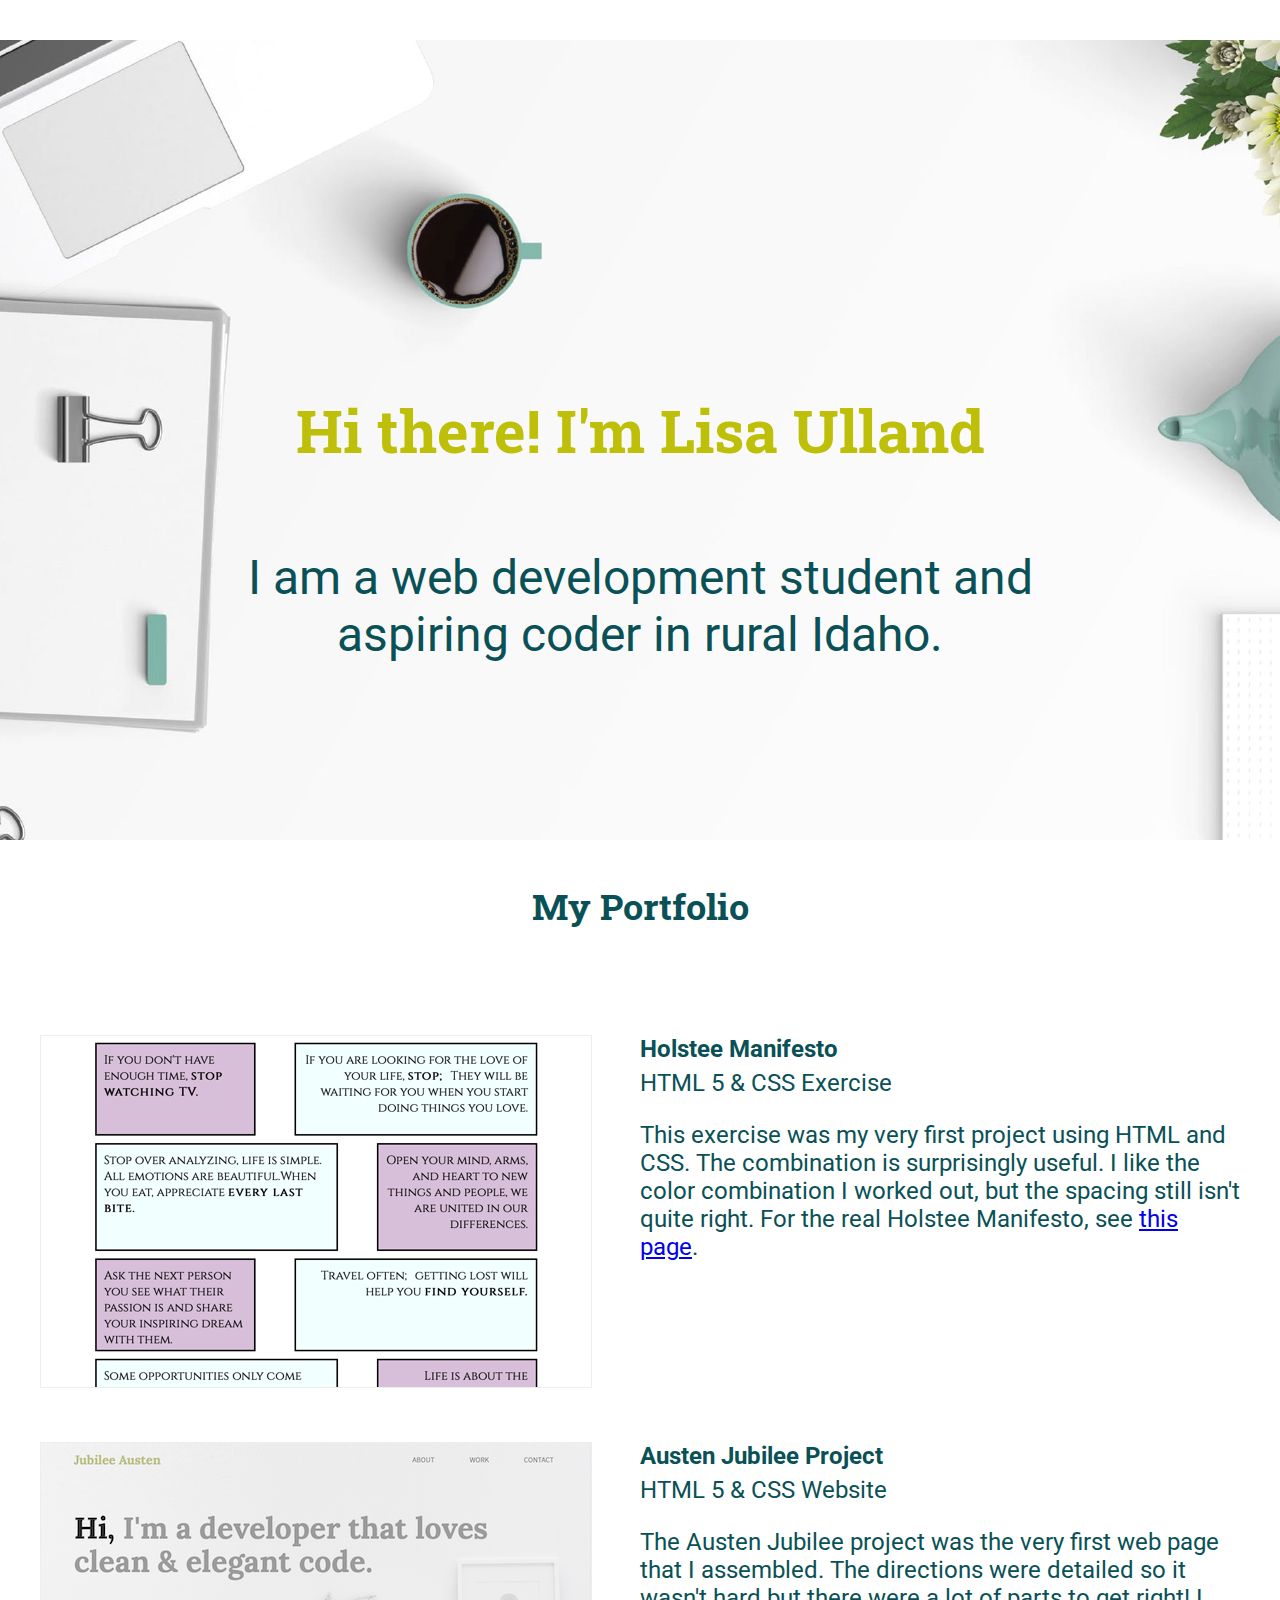
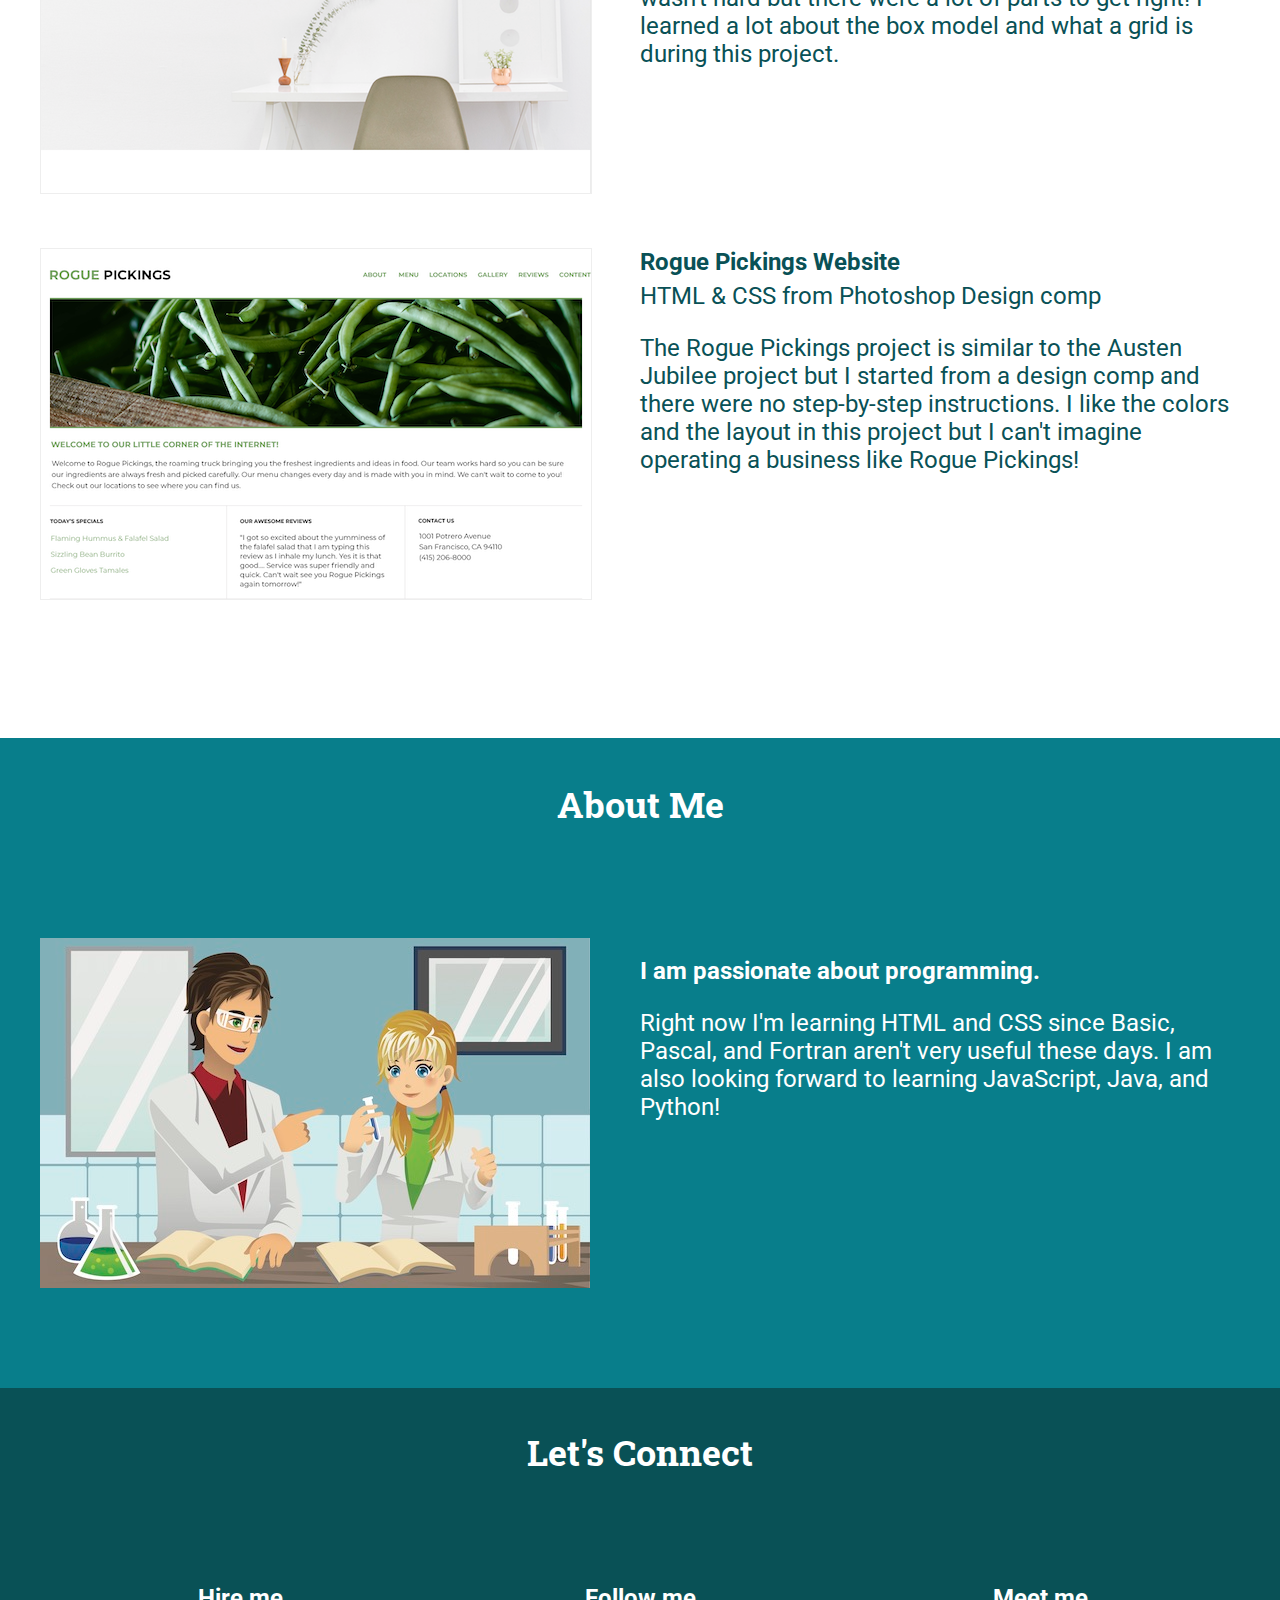
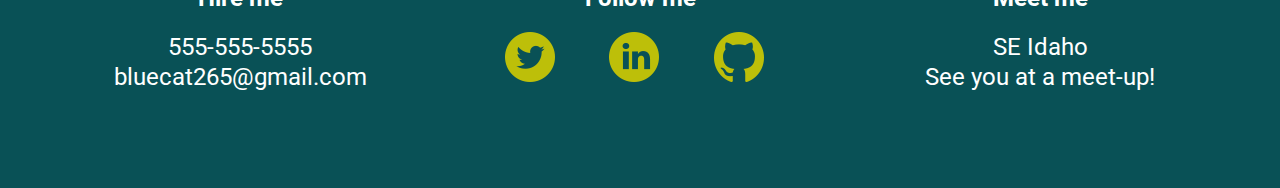
<file: index.html>
<!doctype html>
<html lang="en">
    <head>
        <title>Milestone project: Portfolio website</title>
        <link rel="stylesheet" href="css/normalize.css">
        <link rel="stylesheet" href="css/main.css">
        <link href="https://fonts.googleapis.com/css?family=Roboto:400,700&display=swap" rel="stylesheet">
        <link href="https://fonts.googleapis.com/css?family=Roboto+Slab:400,700&display=swap" rel="stylesheet">
    </head>
    <body>
    	<header>
    		<div class="full-width">
             <!-- place hero image as background -->
             <!-- that happens in main.css -->
             <!-- place text over the top of it -->
             <h1>Hi there! I'm Lisa Ulland</h1>
             <h2>I am a web development student and aspiring coder in rural Idaho.</h2>
			</div>
    	</header>
		<main>
			<section id="portfolio">
				<div class="full-width">
    				<h1>My Portfolio</h1>
				</div>

				<div class="full-width">
    				<div class="half-width">
    					<!-- project image on left -->
    					<a href="project-holstee-manifesto/index.html"><img src="img/holstee-thumbnail.png" alt="Holstee Manifesto" /></a>
        			</div>
        			<div class="half-width">
            			<!-- text on the right -->
            			<h2>Holstee Manifesto</h2>
            			<h3>HTML 5 & CSS Exercise</h3>
            			<p>This exercise was my very first project using HTML and CSS. The combination is surprisingly useful. I like the color combination I worked out, but the spacing still isn't quite right. For the real Holstee Manifesto, see <a href="https://www.holstee.com/pages/manifesto">this page</a>.	
            			</p>
        			</div>
				</div>
				<div class="full-width">
    				<div class="half-width">
    					<!-- project image on left -->
    					<a href="project-austen-jubilee/index.html"><img src="img/jubilee-thumbnail.png" alt="Austen Jubilee project" /></a>
        			</div>
        			<div class="half-width">
            			<!-- text on the right -->
            			<h2>Austen Jubilee Project</h2>
            			<h3>HTML 5 & CSS Website</h3>
            			<p>The Austen Jubilee project was the very first web page that I assembled. The directions were detailed so it wasn't hard but there were a lot of parts to get right! I learned a lot about the box model and what a grid is during this project.</p>
        			</div>
				</div>
				<div class="full-width">
    				<div class="half-width">
    					<!-- project image on left -->
    					<a href="project-rogue-pickings/index.html"><img src="img/rogue-pickings-thumbnail.png" alt="Rogue Pickings project" /></a>
        			</div>
        			<div class="half-width">
            			<!-- text on the right -->
            			<h2>Rogue Pickings Website</h2>
            			<h3>HTML & CSS from Photoshop Design comp</h3>
            			<p>The Rogue Pickings project is similar to the Austen Jubilee project but I started from a design comp and there were no step-by-step instructions. I like the colors and the layout in this project but I can't imagine operating a business like Rogue Pickings!</p>
        			</div>
				</div>
			</section>

			<section id="about">
				<div class="full-width">
    				<h1>About Me</h1>
				</div>
				<div class="full-width">
    				<div class="half-width">
    					<!-- picture of me on left -->
    					<img src="img/about-me-picture.png" alt="Temporary about me picture" />
        			</div>
        			<div class="half-width">
            			<!-- text on the right -->
            			<h2>I am passionate about programming.</h2>
            			<p>Right now I'm learning HTML and CSS since Basic, Pascal, and Fortran aren't very useful these days. I am also looking forward to learning JavaScript, Java, and Python!
            			</p>
        			</div>
				</div>
			</section>

			<section id="contact">
				<div class="full-width">
					<h1>Let's Connect</h1>
				</div>
				<div class="full-width">
    				<div class="third-width">
    					<h2>Hire me</h2>
    					<p>555-555-5555</p>
    					<p>bluecat265@gmail.com</p>
        			</div>
        			<div class="third-width">
            			<h2>Follow me</h2>
    					<ul>
                            <li><a href="https://twitter.com"><img src="img/twitter.png" alt="Twitter" /></a></li>
                            <li><a href="https://linked.com"><img src="img/linkedin.png" alt="LinkedIn" /></a></li>
                            <li><a href="https://github.com"><img src="img/github.png" alt="GitHub" /></a></li>
                        </ul>
        			</div>
        			<div class="third-width">
            			<h2>Meet me</h2>
    					<p>SE Idaho</p>
    					<p>See you at a meet-up!</p>
        			</div>
				</div>
			</section>

		</main>

    </body>
</html>
</file>
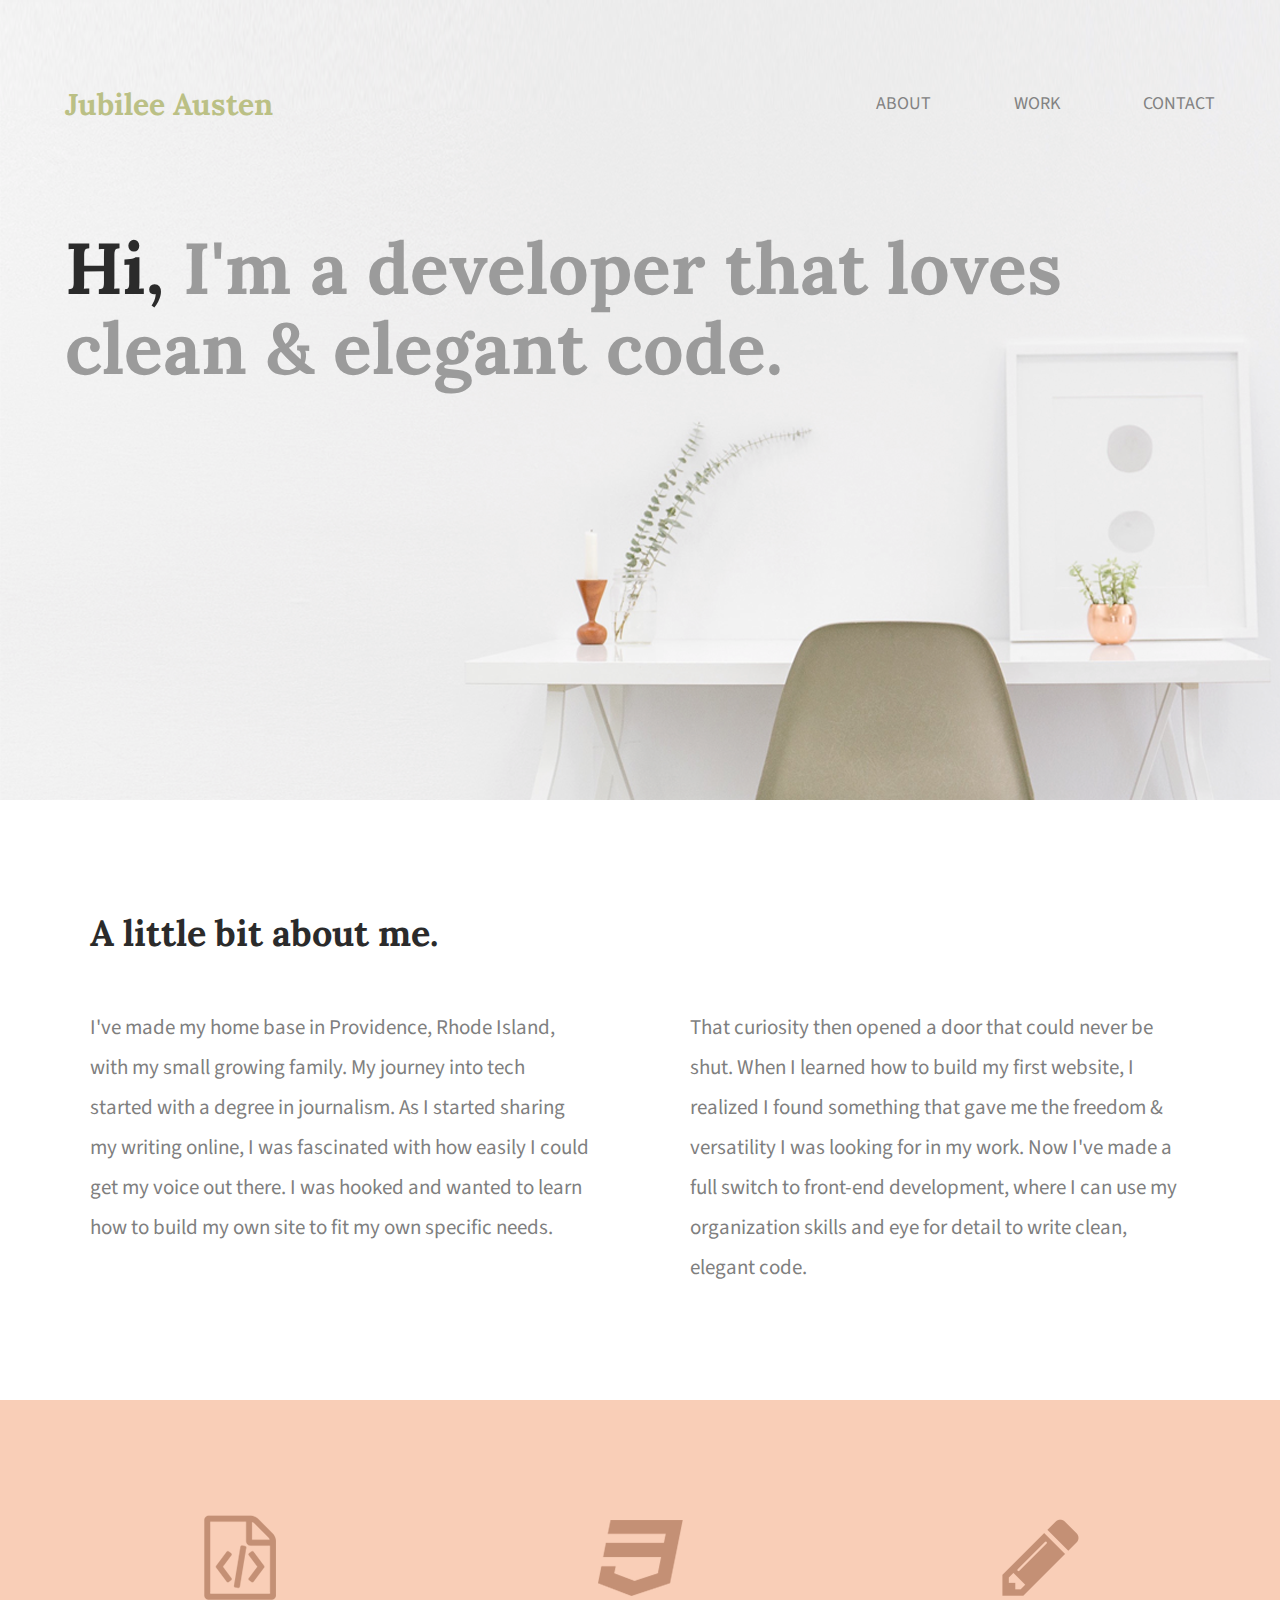
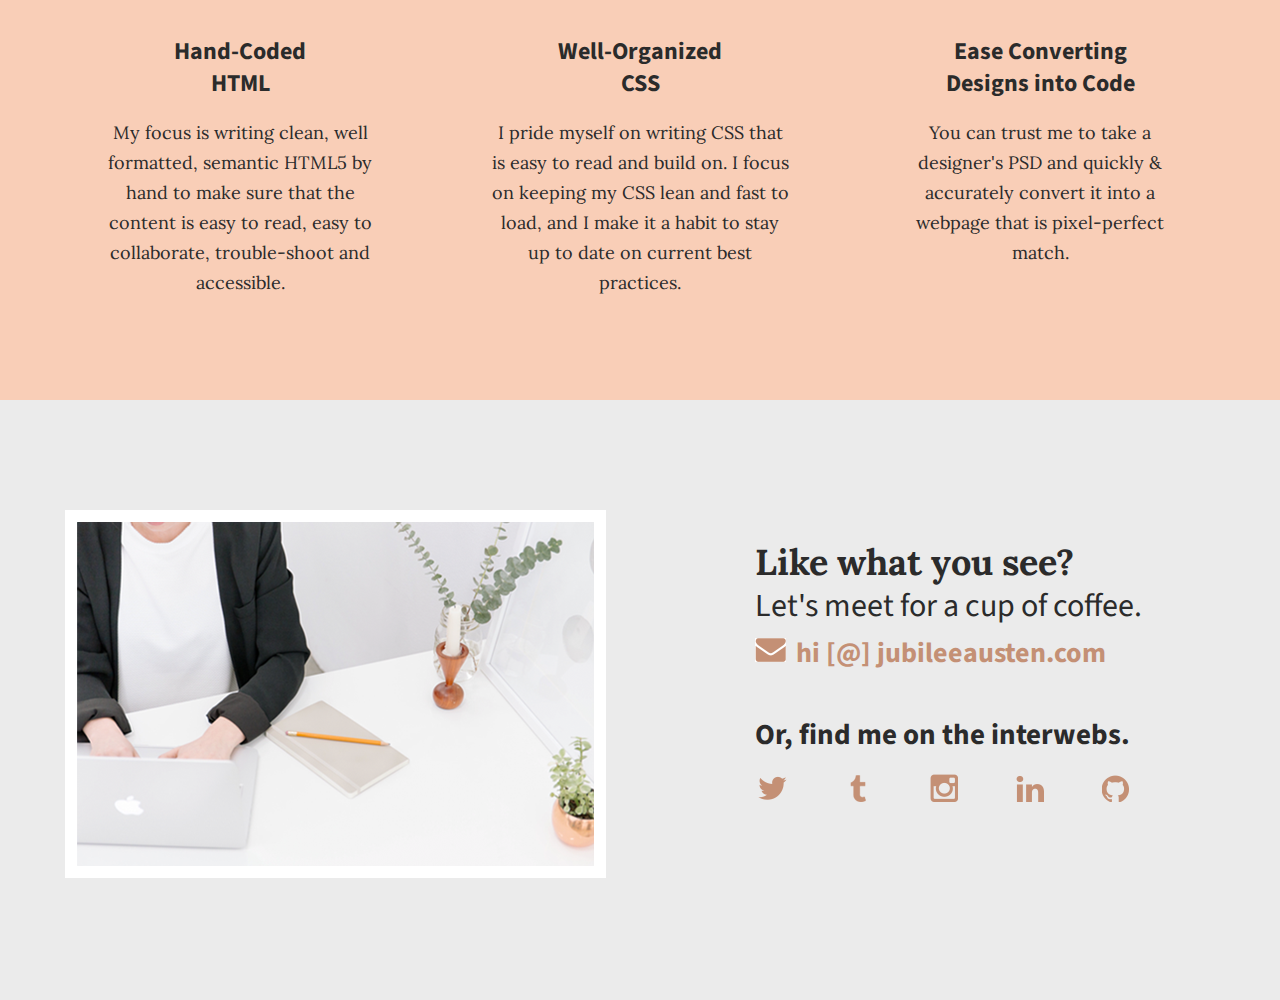
<file: project-austen-jubilee/index.html>
<!doctype html>
<html lang="en">
    <head>
        <title>Jubilee Austen | Portfolio</title>
        <link rel="stylesheet" href="css/normalize.css">
        <link rel="stylesheet" href="css/main.css">
        <link href='https://fonts.googleapis.com/css?family=Source+Sans+Pro:400,700' rel='stylesheet' type='text/css'>
        <link href="https://fonts.googleapis.com/css?family=Lora:400,700" rel="stylesheet">
        <link href='https://fonts.googleapis.com/css?family=Lora:400,700' rel='stylesheet' type='text/css'>
        <meta charset="utf-8">
    </head>
    <body>
    	<header>
    		<div class="full-width">
    			<div class="half-width">
                    <h1>Jubilee Austen</h1>
    			</div>
    			<div class="half-width">
        		<nav>
                    <ul>
                        <li><a href="#about">About</a></li>
                        <li><a href="#work">Work</a></li>
                        <li><a href="#contact">Contact</a></li>
                    </ul>
        		</nav>
    			</div>
                <h2><span>Hi,</span> I'm a developer that loves clean &amp; elegant code.</h2>
			</div>
    	</header>

    	<main>
			<section id="about">
				<div class="full-width">
                    <h2>A little bit about me.</h2>
    				<div class="half-width">
                        <p>I've made my home base in Providence, Rhode Island, with my small growing family. My journey into tech started with a degree in journalism. As I started sharing my writing online, I was fascinated with how easily I could get my voice out there. I was hooked and wanted to learn how to build my own site to fit my own specific needs.</p>
    				</div>
    				<div class="half-width">
        		          <p>That curiosity then opened a door that could never be shut. When I learned how to build my first website, I realized I found something that gave me the freedom & versatility I was looking for in my work. Now I've made a full switch to front-end development, where I can use my organization skills and eye for detail to write clean, elegant code.</p>
    				</div>
				</div>
			</section>

			<section id="work">
				<div class="full-width">
    				<div class="third-width">
                        <img src="img/html-icon.png" alt="HTML icon" />
                        <h3>Hand-Coded HTML</h3>
                        <p>My focus is writing clean, well formatted, semantic HTML5 by hand to make sure that the content is easy to read, easy to collaborate, trouble-shoot and accessible.</p>
    				</div>
    				<div class="third-width">
                        <img src="img/css-icon.png" alt="CSS icon" />
                        <h3>Well-Organized CSS</h3>
                        <p>I pride myself on writing CSS that is easy to read and build on. I focus on keeping my CSS lean and fast to load, and I make it a habit to stay up to date on current best practices.</p>
    				</div>
    				<div class="third-width">
                        <img src="img/pencil-icon.png" alt="Pencil icon" />
                        <h3>Ease Converting Designs into Code</h3>
                        <p>You can trust me to take a designer's PSD and quickly & accurately convert it into a webpage that is pixel-perfect match.</p>
    				</div>
				</div>
			</section>

			<footer id="contact">
				<div class="full-width">
    				<div class="half-width">
                        <img id="contact-img" src="img/contact-image.png" alt="Contact image" />
    				</div>
    				<div class="half-width" id="contact-info">
                        <h2>Like what you see?</h2>
                        <h3 id="email-header">Let's meet for a cup of coffee.</h3>
                        <a href="mailto:hi@jubileeausten.com"><img  id="envelope" src="img/envelope.png" alt="envelope icon" />hi [@] jubileeausten.com</a>
                        <h3 id="socialmedia-header">Or, find me on the interwebs.</h3>
                        <ul>
                            <li><a href="https://twitter.com"><img src="img/twitter.png" alt="Twitter" /></a></li>
                            <li><a href="https://tumblr.com"><img src="img/tumblr.png" alt="tumblr" /></a></li>
                            <li><a href="https://instagram.com"><img src="img/instagram.png" alt="Instagram" /></a></li>
                            <li><a href="https://linked.com"><img src="img/linkedin.png" alt="LinkedIn" /></a></li>
                            <li><a href="https://github.com"><img src="img/github.png" alt="GitHub" /></a></li>
                        </ul>
    				</div>
				</div>
			</footer>
    	</main>
    </body>
</html>
</file>
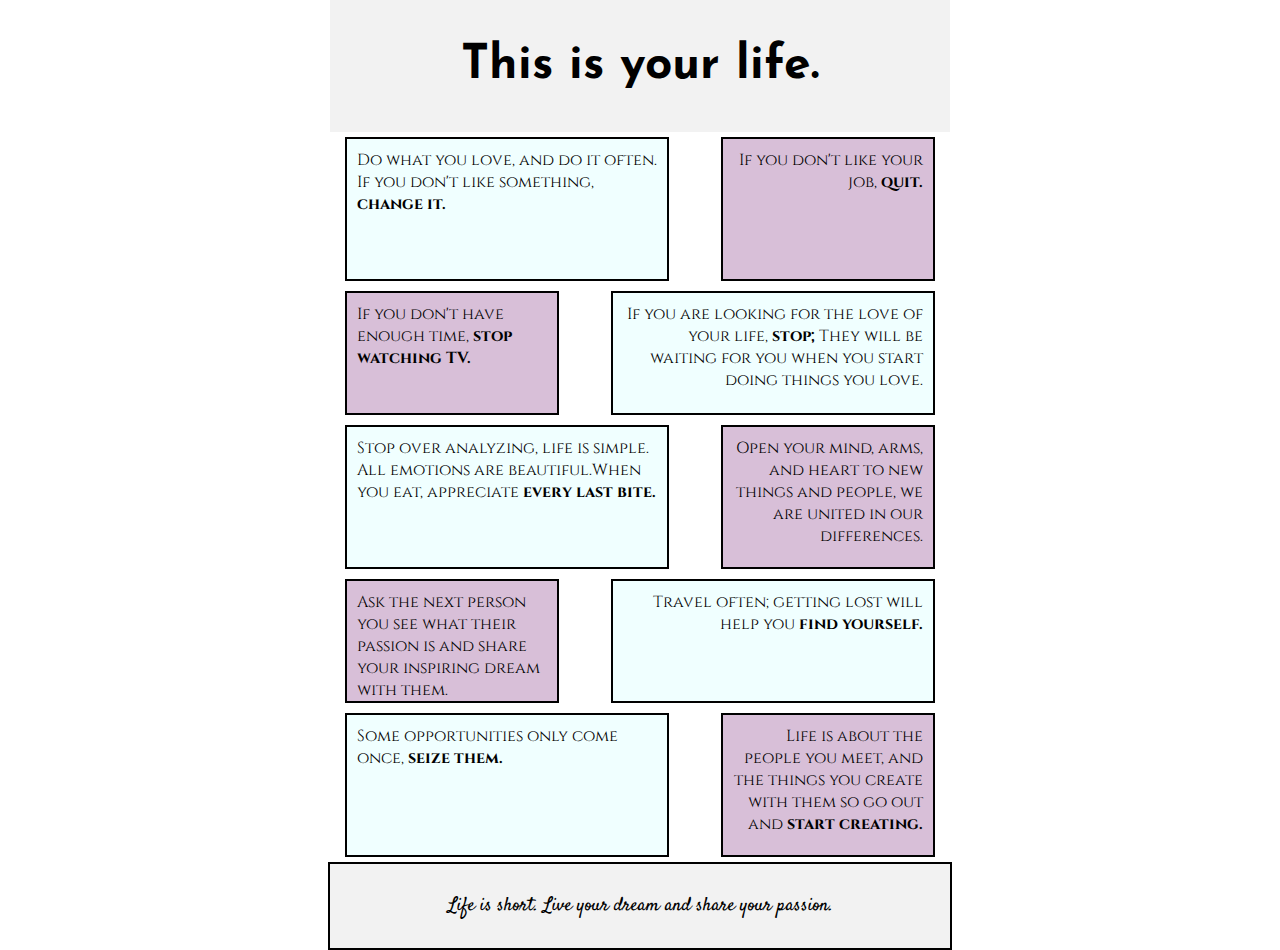
<file: project-holstee-manifesto/index.html>
<!doctype html>
<html>
	<head>
		<title>Holstee Manifesto</title>
		<link rel="stylesheet" href="css/normalize.css">
        <link rel="stylesheet" href="css/main.css">
		<link href="https://fonts.googleapis.com/css?family=Cinzel" rel="stylesheet">
		<link href="https://fonts.googleapis.com/css?family=Josefin+Sans" rel="stylesheet">
		<link href="https://fonts.googleapis.com/css?family=Satisfy" rel="stylesheet">
	</head>
	<body>
		<header>
			<h1>This is your life.</h1>
		</header>
		<div class="full-width">
			<p class="odd-left">Do what you love, and do it often. If you don't like something, <span class="emphasis">change it.</span></p>
			<p class="odd-right">If you don't like your job, <span class="emphasis">quit.</span> </p>
		</div>
		<div class="full-width">
			<p class="even-left">If you don't have enough time, <span class="emphasis">stop watching TV.</span></p>
			<p class="even-right">If you are looking for the love of your life, <span class="emphasis">stop;</span> They will be waiting for you when you start doing things you love.</p>
		</div>
		<div class="full-width">
			<p class="odd-left">Stop over analyzing, life is simple. All emotions are beautiful.When you eat, appreciate <span class="emphasis">every last bite.</span></p>
			<p class="odd-right">Open your mind, arms, and heart to new things and people, we are united in our differences.</p>
		</div>
		<div class="full-width">
			<p class="even-left">Ask the next person you see what their passion is and share your inspiring dream with them.</p>
			<p class="even-right">Travel often; getting lost will help you <span class="emphasis">find yourself.</span></p> 
		</div>
		<div class="full-width">
			<p class="odd-left">Some opportunities only come once, <span class="emphasis">seize them.</span></p>
			<p class="odd-right">Life is about the people you meet, and the things you create with them so go out and <span class="emphasis">start creating.</span></p>
		</div>
	<footer>
		<h3>Life is short. Live your dream and share your passion.</h3>
	</footer>
	</body>
</html>
</file>
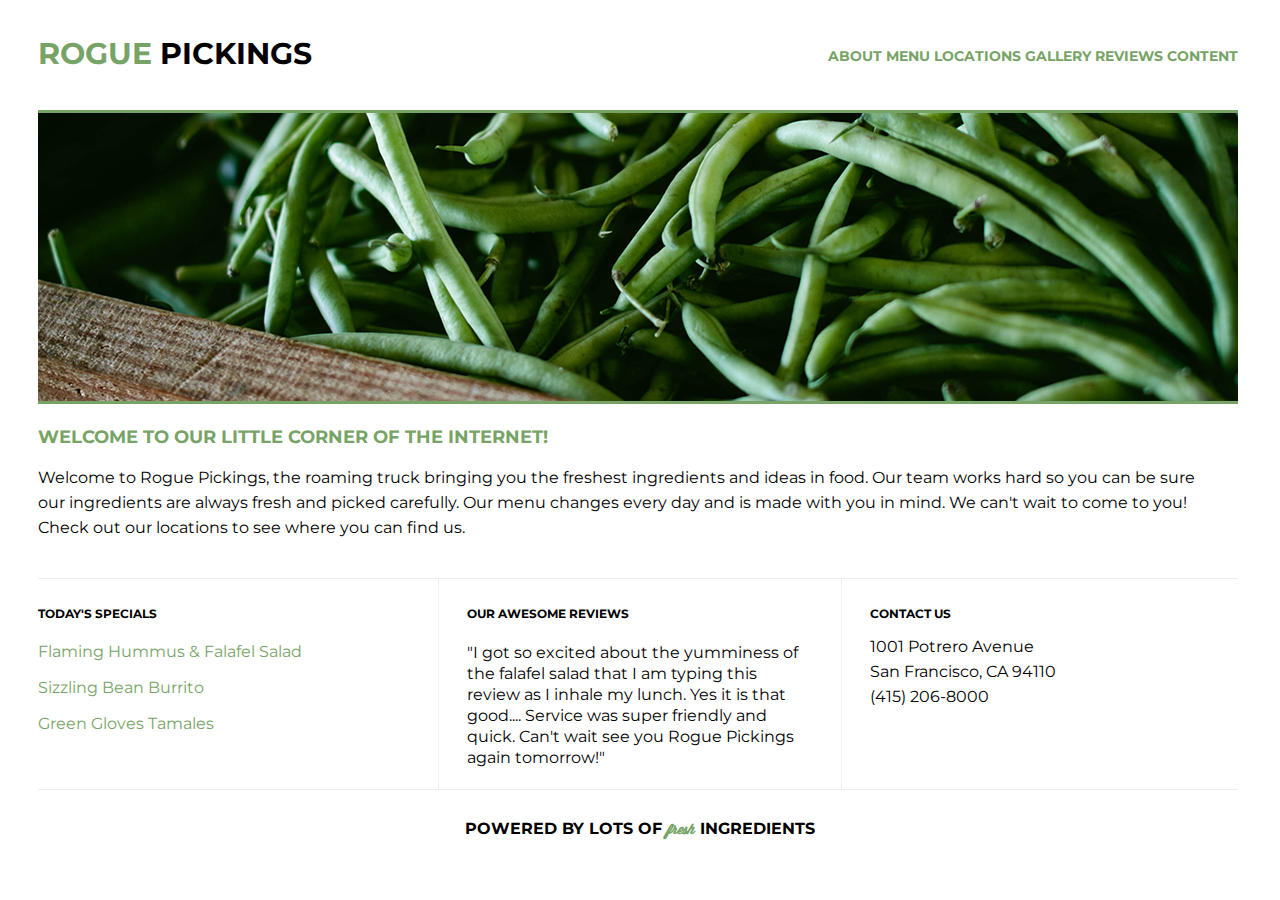
<file: project-rogue-pickings/index.html>
<!doctype html>
<html>
    <head>
        <title>Rogue Pickings</title>
        <link rel="stylesheet" href="css/normalize.css">
        <link rel="stylesheet" href="css/main.css">
        <link href="https://fonts.googleapis.com/css?family=Montserrat:400,700" rel="stylesheet">
        <!-- Norican is a replacment for the Wisdom font which does not seem to be available on Google-->
        <link href="https://fonts.googleapis.com/css?family=Norican" rel="stylesheet">
    </head>
    <body>
    	<header>
    		<div class="full-width">
                <div class="half-width">
                    <h1><span class="green-accent">Rogue</span> Pickings</h1>
                </div>
                <div class="half-width">
            	   <nav>
                        <ul>
                            <li><a href="#about">About</a></li>
                            <li><a href="#menu">Menu</a></li>
                            <li>Locations</li>
                            <li>Gallery</li>
                            <li><a href="#reviews">Reviews</a></li>
                            <li>Content</li>
                        </ul>
                    </nav>
                </div>
			</div>
    	</header>
    	<main>

			<section id="top-section">
				<div class="full-width">
                    <img src="img/hero-image.png" alt="Hero Image" />
                    <h2>Welcome to our little corner of the internet!</h2>
                    <p>Welcome to Rogue Pickings, the roaming truck bringing you the freshest ingredients and ideas in food. Our team works hard so you can be sure our ingredients are always fresh and picked carefully. Our menu changes every day and is made with you in mind. We can't wait to come to you! Check out our locations to see where you can find us.</p>
				</div>
			</section>

			<section id="bottom-section">
				<div class="full-width">
    				<div class="third-width" id="specials">
                        <h3>Today&apos;s Specials</h3>
                        <p class="green-accent">Flaming Hummus & Falafel Salad</p>
                        <p class="green-accent">Sizzling Bean Burrito</p>
                        <p class="green-accent">Green Gloves Tamales</p>
    				</div>
    				<div class="third-width" id="reviews">
                        <h3>Our Awesome Reviews</h3>
                        <p>"I got so excited about the yumminess of the falafel salad that I am typing this review as I inhale my lunch. Yes it is that good.... Service was super friendly and quick. Can't wait see you Rogue Pickings again tomorrow!"</p>
    				</div>
    				<div class="third-width" id="contact">
                        <h3>Contact Us</h3>
                        <p>1001 Potrero Avenue</p>
                        <p>San Francisco, CA 94110</p>
                        <p>(415) 206-8000 </p>
    				</div>
				</div>
			</section>

			<footer>
				<div class="full-width">
                    <h2>Powered By Lots of <span class="script-accent">fresh</span> Ingredients</h2>
				</div>
			</footer>

    	</main>
    </body>
</html>
</file>
<file: css/main.css>
/***** GRID *****/

.full-width {
    width: 1200px;
    margin: 0 auto;
	clear: both;
}
.half-width {
    width: 600px;
    float: left;
    padding: 25px 0px 25px 0px;
    /***** added this one for debugging *****/
   /**** border: 1px solid blue; ****/
}

.third-width {
    width: 400px;
    float: left;
    /***** added this one for debugging *****/
    /***** border: 1px solid blue; ****/
}

/***** CSS for Header *****/

header {
    height: 800px;
    background: no-repeat url("../img/hero-image.png");
    background-size: cover;
}

/**** padding: padding-top, padding-right, padding-bottom, and padding-left ****/
/**** margin :  margin-top margin-right margin-bottom margin-left; ****/

header h1 { 
    font-family: 'Roboto Slab', serif;
    font-weight: bold;
    font-size: 60px;
    color: #bdbf09;
    text-align: center;
	padding: 350px 0px 0px 0px;
}

header h2 {
    font-family: 'Roboto', sans-serif;
    font-weight: normal;
    font-size: 48px;
    color: #095156;
    text-align: center;  
    padding: 40px 200px 0px 200px;
}

/***** CSS for Portfolio *****/

#portfolio {
    height: 1450px;
    clear: both;
    padding: 0 0 0 0;
    margin: 0 0 0 0;
}

#portfolio h1 {
	font-family: 'Roboto Slab', serif;
    font-weight: bold;
    font-size: 36px;
    text-align: center; 
    color: #095156;
    padding: 18px 0px 56px 0px;

}
#portfolio h2 {
	font-family: 'Roboto', sans-serif;
    font-weight: bold;
    font-size: 24px;
    color: #095156;
    margin: 0 0 0 0;
    padding: 0px 0px 6px 0px;
}
#portfolio h3 {
	font-family: 'Roboto', sans-serif;
    font-weight: normal;
    font-size: 24px;
    color: #095156;
    margin: 0 0 0 0;
}
#portfolio p {
	font-family: 'Roboto', sans-serif;
    font-weight: normal;
    font-size: 24px;
    color: #095156;
}

#portfolio img {
    border-top: 1px solid #eeeeee;
    border-bottom: 1px solid #eeeeee;
    border-left: 1px solid #eeeeee;
    border-right: 1px solid #eeeeee;
}

/***** CSS for About *****/

#about {
    height: 650px;
    background-color: #087e8b;
    margin: 0 0 0 0;
    padding: 0 0 0 0;
    clear: both;
}

#about h1 {
	font-family: 'Roboto Slab', serif;
    font-weight: bold;
    font-size: 36px;
    text-align: center; 
    color: #ffffff;
    padding: 42px 0px 60px 0px;
}
#about h2 {
	font-family: 'Roboto', sans-serif;
    font-weight: bold;
    font-size: 24px;
    color: #ffffff;
}
#about h3 {
	font-family: 'Roboto', sans-serif;
    font-weight: normal;
    font-size: 24px;
    color: #ffffff;
}
#about p {
	font-family: 'Roboto', sans-serif;
    font-weight: normal;
    font-size: 24px;
    color: #ffffff;
}

/***** CSS for Contact *****/

#contact {
	height: 400px;
	background-color: #095156;
    margin: 0 0 0 0;
    padding: 0 0 0 0;
	clear: both;
}

#contact h1 {
	font-family: 'Roboto Slab', serif;
    font-weight: bold;
    font-size: 36px;
    text-align: center; 
    color: #ffffff;
    margin: 0 0 0 0;
    padding: 40px 0px 88px 0px;
}
#contact h2 {
	font-family: 'Roboto', sans-serif;
    font-weight: bold;
    font-size: 24px;
    text-align: center;
    color: #ffffff;
}
#contact h3 {
	font-family: 'Roboto', sans-serif;
    font-weight: normal;
    font-size: 24px;
    color: #ffffff;
}
#contact p {
	font-family: 'Roboto', sans-serif;
    font-weight: normal;
    font-size: 24px;
    text-align: center; 
    padding: 1px 0 1px 0;
    margin: 0 0 0 0;
    color: #ffffff;
}

#contact ul {
    list-style: none;
}
#contact ul li {
     display: inline-block;
     padding: 0 25px 0 25px;
}
</file>
<file: project-austen-jubilee/css/main.css>
/***** BASE STYLES *****/

body {
	font-family: 'Source Sans Pro', sans-serif;
	color: #2b2b2b;
}

#about, #work, #contact {
    height: 600px;
}

/***** GRID *****/

.full-width {
    width: 1200px;
    margin: 0 auto;
}
.half-width {
    width: 600px;
    /**** solution code doesn't have this margin ****/
    /**** margin: 0 auto; ****/
    float: left;
}
.third-width {
    width: 400px; /***** should be 400 *****/
    /**** solution code doesn't have this margin ****/
    /**** margin: 0 auto; ****/
    float: left;
    /***** added this one for debugging *****/
    /***** border: 1px solid blue; ****/
}

/***** CSS for Header *****/

header {
    height: 800px;
    background: no-repeat url("../img/hero.png");
    background-size: cover;
}

header h1 { 
    padding: 65px 0 65px 25px;
    font-family: 'Lora', serif;
    font-size: 30px;
    color: #BBC085;
}

nav {
    float: right; 
    padding: 75px 25px;
}
nav ul li{
    display: inline-block;
}
nav ul li a {
    text-transform: uppercase;
    text-decoration: none;
    font-size: 18px;
    color: #828282;
    padding-left: 80px; 
}

header h2 {
    width: 1000px;
    clear: both;
    font-family: 'Lora', serif;
    font-size: 72px;
    line-height: 80px;
    color: #9b9b9b;
    padding: 20px 0 20px 25px;
}
header h2 span {
    color: #2b2b2b;
}

/***** CSS for About *****/

#about .full-width {
    padding: 80px 0;
}

#about h2 {
    font-family: 'Lora', serif;
    font-size: 36px;
    color: #2b2b2b;
    padding-left: 50px;
}
 
#about p {
    font-size: 21px;
    color: #7F7F7F;
    line-height: 40px;
    padding-left: 50px;
    padding-right: 50px;
}

/***** CSS for Work *****/

#work {
    background-color: #F9CEB7;
    text-align: center;
}

#work .full-width {
    padding: 115px 0;
}
 
#work img {
    padding-bottom: 30px;
    /***** added this one for debugging *****/
    /***** border: 1px solid red; ****/
}

#work h3 {
    font-size: 24px;
    line-height: 32px;
    /***** had to figure the following value out myself 
    and not sure its right due to observed differences
    in word wrapping, I had 196px 
    but key has width of 190px *****/
    width: 190px;
    margin: 0 auto;
    /***** added this one for debugging *****/
    /***** border: 1px solid teal; ****/
}
 
#work p {
    font-family: 'Lora', serif;
    font-size: 18px;
    line-height: 30px;
    padding: 0 50px;
     /***** added this one for debugging *****/
     /***** border: 1px solid red; *****/
}

/***** CSS for Contact *****/

#contact {
    background-color: #EBEBEB;
}

#contact .full-width {
    padding: 110px 0;
}

#contact img#contact-img {
    margin-left: 25px;
    border: 12px solid #ffffff;
}

#contact h2, #contact #email-header, #contact #socialmedia-header, #contact ul {
    padding-left: 115px;
}
#contact #envelope {
    padding: 0 10px 0 115px;
}

#contact h2 {
    font-family: 'Lora', serif;
    font-size: 36px;
    line-height: 44px;
}
#contact #email-header{
    font-size: 32px;
    /**** not sure about this weight, same as key ****/
    font-weight: 400;
    line-height: 44px;
    margin: -30px 0 5px 0;
}
#contact #socialmedia-header {
    /**** not sure about this weight, key has bold ****/
    font-weight: 700;
    font-size: 29px;
    line-height: 44px;
    margin: 40px 0 0 0;
}

#contact a {
    text-decoration: none;
    color: #C49075;
    /**** not sure about this weight, key has bold ****/
    font-weight: 700;
    font-size: 28px;
}

#contact ul {
    list-style: none;
}
#contact ul li {
     display: inline-block;
}
#contact ul img {
    font-size: 32px;
    padding-right: 48px;
}
</file>
<file: project-holstee-manifesto/css/main.css>
header {
	width: 600px;
    margin: 0 auto;
    padding: 10px;
	background: #f2f2f2;
	text-align: center;
}
div {
	overflow: auto;
}
h1 {
	font-family: 'Josefin Sans', sans-serif;
	font-size: 48px;
}
h2 {
	font-family: 'Josefin Sans', sans-serif;
	font-size: 24px;
}
p {
	font-family: 'Cinzel', serif;
	margin: 5px;
    padding: 10px
}
.full-width{
    width: 600px;
    margin: 0 auto;
	clear: both;
}
.odd-left{
	float: left;
	border: black solid 2px;
	width: 300px;
	height: 120px;
	background: azure;
}
.odd-right{
	float: right;
	border: black solid 2px;
	text-align: right;
	width: 190px;
	height: 120px;
	background: thistle;
}
.even-left{
	float: left;
	border: black solid 2px;
	width: 190px;
	height: 100px;
	background: thistle;
}
.even-right{
	float: right;
	border: black solid 2px;
	text-align: right;
	width: 300px;
	height: 100px;
	background: azure;
}
.emphasis{
	font-weight: bold;
}
footer{
	width: 600px;
    margin: 0 auto;
    padding: 10px;
	border: black solid 2px;
    background: #f2f2f2;
	clear: both;
	text-align: center;
}
h3{
	font-family: 'Satisfy', cursive;
	font-weight: lighter;
}
</file>
<file: project-rogue-pickings/css/main.css>
/***** BASE STYLES *****/

/**** font-family: 'Montserrat', sans-serif; ****/
/**** Norican is a replacment for the Wisdom font ****/
/**** which does not seem to be available on Google ****/
/**** font-family: 'Norican', cursive; ****/
/**** accent green color is ****/
/**** color: #77a466; ****/

/**** ultimately got this font from the "solution" zip file ****/
@font-face{
    font-family: 'Wisdom Script';
    src: url('../fonts/wisdom-script.otf') format('opentype');
}

body {
	font-family: 'Montserrat', sans-serif;
	color: #000000;
    /**** background: lavender; ****/
    /**** background: url('img/flower.jpg') ****/
    /**** background: url('img/101-RoguePickings.png'); ****/
}

#top-section {
    height: 468px;
}

#bottom-section {
    height: 208px;
}

.green-accent {
    color: #77a466;
}

.script-accent {
    /****font-family: 'Norican', cursive;****/
    font-family: 'Wisdom Script', cursive;
    text-transform: lowercase;
    color: #77a466;
    font-size: 14px;
}

/**** document size is 1240 x 868 ****/
/**** header is measured at 108 ****/
/**** position of border indicates header is 110 ****/
/**** top section is measured at about 467, use 468, not 470 ****/
/**** bottom section is measured at about 209, use 208, not 210 ****/
/**** footer is measured at about 81, use 80 ****/

.full-width {
    /****  width: 1200px; ****/
    width: 1204px;
    margin: 0 auto;
    /**** not sure about this padding ****/
    /**** padding: 0 20px; ****/
    /***** added this one for debugging *****/
    /**** border: 1px solid blue;****/
    /**** background: pink; ****/
}
.half-width {
    /**** was 600px in austin jubilee ****/
    width: 600px;
    /**** this margin means 0 for top & bottom
     and auto for left and right
     and results in centering ****/
    /**** margin: 0 0; ****/
    float: left;
    /***** border: 1px solid green; *****/
    /**** background: #87CEFA; /**** LightSkyBlue; ****/
}

.third-width {
    /**** width should probably be 413px; ****/
    width: 400px;
    height: 200px;
    /**** not sure about this margin ****/
    /**** margin: 0 0; ****/
    float: left;
    /**** this doesn't work
    clear: both;
    ****/
    /***** added this one for debugging *****/
    /***** border: 1px solid blue; ****/
    /**** background: #90EE90; /**** light green ****/
    padding-top: 10px;
}

/**** reference ****/
/**** 
 padding: padding-top, padding-right, padding-bottom, and padding-left
 ****/
/**** margin :  margin-top margin-right margin-bottom margin-left; ****/

/***** CSS for Header *****/

header {
    height: 110px;
    /****
    width: 1240;
    margin: 0 auto;
    padding: 0 20px;
    ****/
    /**** border: 1px solid red;****/
}

header h1 { 
    padding: 15px 0px 0px 0px;
    font-family: 'Montserrat', sans-serif;
    font-size: 30px;
    text-transform: uppercase;
    font-weight: bold;
    /* do I need these since they are in body? */    
    color: #000000;
}

nav {
    float: right; 
    padding: 30px 0px 0px 0px; ****/
}
nav ul li{
    display: inline-block;
    /**** need these here since not all parts of ul are links ****/
    text-transform: uppercase;
    text-decoration: none;
    font-size: 14px;
    color: #77a466;
    font-weight: bold;
}

/* there aren't links on all of the elements of nav so don't use this?
    yes, use it because otherwise the links are blue and underlined! */

nav ul li a {
    text-transform: uppercase;
    text-decoration: none;
    font-size: 14px;
    color: #77a466;
    font-weight: bold;
    /** _ **/
    /* clear: both; */
    /* haven't checked on padding yet */
    /**** padding-left: 80px; *****/
}

/***** CSS for top section *****/

/**** margin :  margin-top margin-right margin-bottom margin-left; ****/

#top-section img {
    border-top: 3px solid #77a466;
    border-bottom: 3px solid #77a466;
    /**** border-left: 3px solid red; ****/
    border-left: none;
    /***** border-right: 3px solid blue®; ****/
    border-right: none;
}

#top-section h2 {
    font-size: 18px;
    color: #77a466;
    line-height: 23px;
    text-transform: uppercase;
    width: 1175px;
    padding: 3px 0px 0px 0px;
}

#top-section p {
    font-size: 16px;
    line-height: 25px;
    width: 1175px;
}

/***** CSS for bottom section *****/

#bottom-section h3 {
    font-size: 12px;
    line-height: 25px;
    font-weight: bold;
    text-transform: uppercase;
    clear: both;
}

/****
#bottom-section p {
    font-size: 16px;
    line-height: 18px;
}  
****/  

/**** haven't been able to figure out what color 
these borders are supposed to be ****/

/**** ultimately figured out the color by looking at the solution zip file ****/

#specials {
    border-top: 1px solid #eeeeee;
    border-bottom: 1px solid #eeeeee;
    border-left: none solid #eeeeee;
    border-right: 1px solid #eeeeee;
}

#specials p {
    font-size: 16px;
    line-height: 20px;
}

#reviews {
    border-top: 1px solid #eeeeee;
    border-bottom: 1px solid #eeeeee;
    border-left: none solid #eeeeee;
    border-right: 1px solid #eeeeee;
    width: 346px;
    padding-left: 28px;
    padding-right: 28px;
}

#reviews p {
    font-size: 16px;
    line-height: 21px;
}

#contact {
    border-top: 1px solid #eeeeee;
    border-bottom: 1px solid #eeeeee;
    border-left: none solid red;
    border-right: none solid blue;
    width: 340px;
    padding-left: 28px;
    padding-right: 28px;
}

#contact p {
    font-size: 16px;
    line-height: 9px;
}

/***** CSS for footer *****/

footer {
    height: 80px;
    /**** border: 1px solid red; ****/
    clear: both;
}


footer h2 {
    font-size: 16px;
    line-height: 23px;
    font-weight: bold;
    text-align: center;
    text-transform: uppercase;
    padding-top: 18px;
}
</file>
